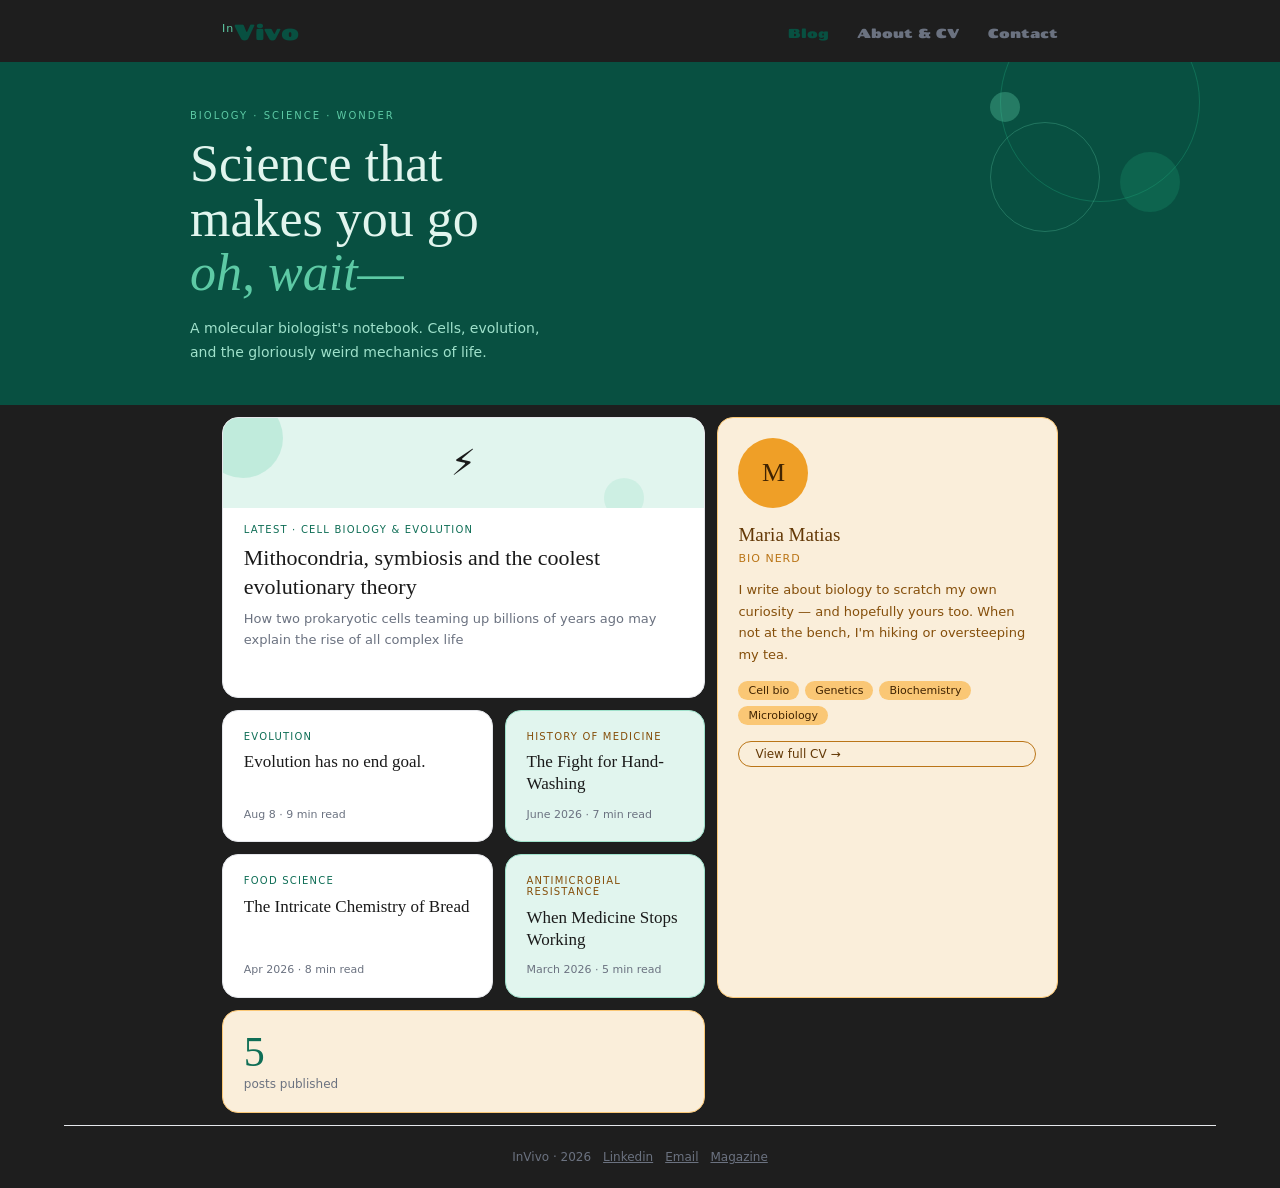
<file: index.html>
<!DOCTYPE html>
<html lang="en">
<head>
  <meta charset="UTF-8" />
  <meta name="viewport" content="width=device-width, initial-scale=1.0" />
  <title>InVivo — Biology, explained with genuine wonder</title>
  <link rel="preconnect" href="https://fonts.googleapis.com">
  <link rel="preconnect" href="https://fonts.gstatic.com" crossorigin>
  <link href="https://fonts.googleapis.com/css2?family=Chango&family=Chewy&family=Fira+Sans:ital,wght@0,100;0,200;0,300;0,400;0,500;0,600;0,700;0,800;0,900;1,100;1,200;1,300;1,400;1,500;1,600;1,700;1,800;1,900&family=Lato:ital,wght@0,100;0,300;0,400;0,700;0,900;1,100;1,300;1,400;1,700;1,900&display=swap" rel="stylesheet">
  <link rel="stylesheet" href="stylesindex.css">
</head>
<body>

  <!-- NAV -->
  <nav>
    <a href="index.html" class="logo" ><sup>In</sup>Vivo</a>
    <ul class="nav-links">
      <li><a href="index.html" class="active">Blog</a></li>
      <li><a href="about.html">About & CV</a></li>
      <li><a href="contact.html">Contact</a></li>
    </ul>
  </nav>

  <!-- HERO -->
  <div class="hero">
    <div class="hero-bubble hb1"></div>
    <div class="hero-bubble hb2"></div>
    <div class="hero-bubble hb3"></div>
    <div class="hero-bubble hb4"></div>
    <div class="hero-inner">
      <div class="hero-kicker">Biology · Science · Wonder</div>
      <h1 class="hero-title">
        Science that<br>
        makes you go<br>
        <em>oh, wait—</em>
      </h1>
      <p class="hero-sub">A molecular biologist's notebook. Cells, evolution, and the gloriously weird mechanics of life.</p>
    </div>
  </div>

  <!-- BENTO GRID -->
  <div class="bento-wrapper">
    <div class="bento">

      <!-- Featured post -->
      <article class="card g-main" onclick="location.href='mitochondria.html'" style="cursor:pointer;">
        <div class="illo">
          <div class="illo-dot" style="width:80px;height:80px;left:-20px;top:-20px;"></div>
          <div class="illo-dot" style="width:40px;height:40px;right:60px;bottom:-10px;opacity:0.3;"></div>
          <div class="illo-emoji">⚡</div>
        </div>
        <div class="card-body" style="padding-top:1rem;">
          <div class="tag">Latest · Cell Biology & Evolution</div>
          <h2 class="card-title lg">Mithocondria, symbiosis and the coolest evolutionary theory</h2>
          <p class="card-desc">How two prokaryotic cells teaming up billions of years ago may explain the rise of all complex life</p>
          <div class="card-meta">Aug 2026 · 11 min read</div>
        </div>
      </article>

      <!-- About card -->
      <aside class="card amber-bg g-tall">
        <div class="card-body">
          <div class="about-avatar">M</div>
          <div class="about-name">Maria Matias</div>
          <div class="about-role">Bio Nerd</div>
          <p class="about-bio">I write about biology to scratch my own curiosity — and hopefully yours too. When not at the bench, I'm hiking or oversteeping my tea.</p>
          <div class="about-tags">
            <span class="about-tag">Cell bio</span>
            <span class="about-tag">Genetics</span>
            <span class="about-tag">Biochemistry</span>
            <span class="about-tag">Microbiology</span>
          </div>
          <a href="about.html" class="about-cv-btn">View full CV →</a>
        </div>
      </aside>

      <!-- Small post 1 -->
      <article class="card g-sm1" onclick="location.href='evolution.html'" style="cursor:pointer;">
        <div class="card-body">
          <div class="tag">Evolution</div>
          <h2 class="card-title">Evolution has no end goal.</h2>
          <div class="card-meta">Aug 8 · 9 min read</div>
        </div>
      </article>

      <!-- Small post 2 -->
      <article class="card teal-bg g-sm2" onclick="location.href='handwashing.html'" style="cursor:pointer;">
        <div class="card-body">
          <div class="tag amber">History of Medicine</div>
          <h2 class="card-title">The Fight for Hand-Washing</h2>
          <div class="card-meta">June 2026 · 7 min read</div>
        </div>
      </article>

      <!-- Small post 3 -->
      <article class="card g-sm3" onclick="location.href='bread.html'" style="cursor:pointer;">
        <div class="card-body">
          <div class="tag">Food Science</div>
          <h2 class="card-title">The Intricate Chemistry of Bread</h2>
          <div class="card-meta">Apr 2026 · 8 min read</div>
        </div>
      </article>

      <!-- Small post 4 -->
      <article class="card teal-bg g-sm4" onclick="location.href='amr.html'" style="cursor:pointer;">
        <div class="card-body">
          <div class="tag amber">Antimicrobial Resistance</div>
          <h2 class="card-title">When Medicine Stops Working</h2>
          <div class="card-meta">March 2026 · 5 min read</div>
        </div>
      </article>

      <!-- Stat card -->
      <div class="card amber-bg g-sq">
        <div class="card-body" style="justify-content:center;">
          <div class="stat-num">5</div>
          <div class="stat-label">posts published</div>
        </div>
      </div>

    </div>
  </div>

  <footer>
    
      <p>InVivo · 2026</p>
      
      <a href="https://www.linkedin.com/in/maria-jo%C3%A3o-matias-480b58301/">Linkedin</a>
      <a href="mailto:matias.joao.maria@gmail.com">Email</a>
      <a href="https://trufflers.github.io/stem-magazine/#home">Magazine</a>
      
    
  </footer>

</body>
</html>
</file>
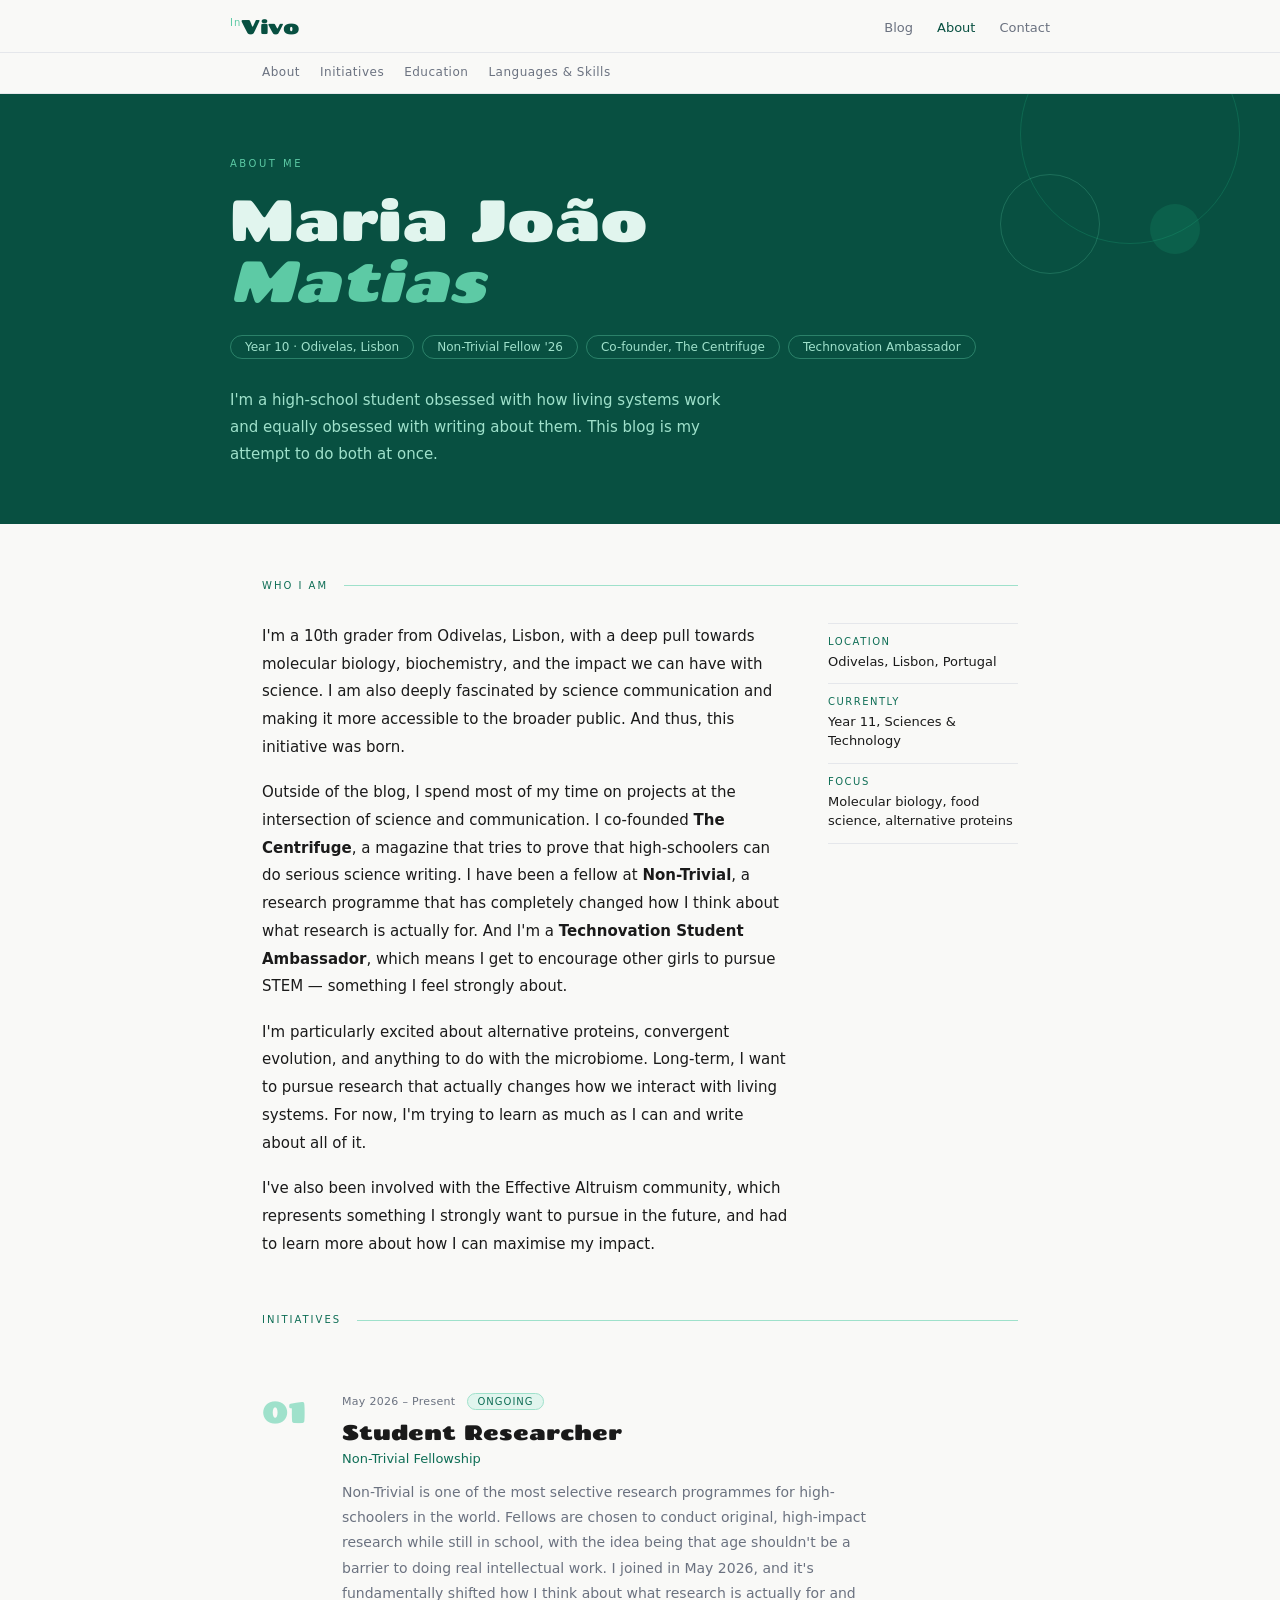
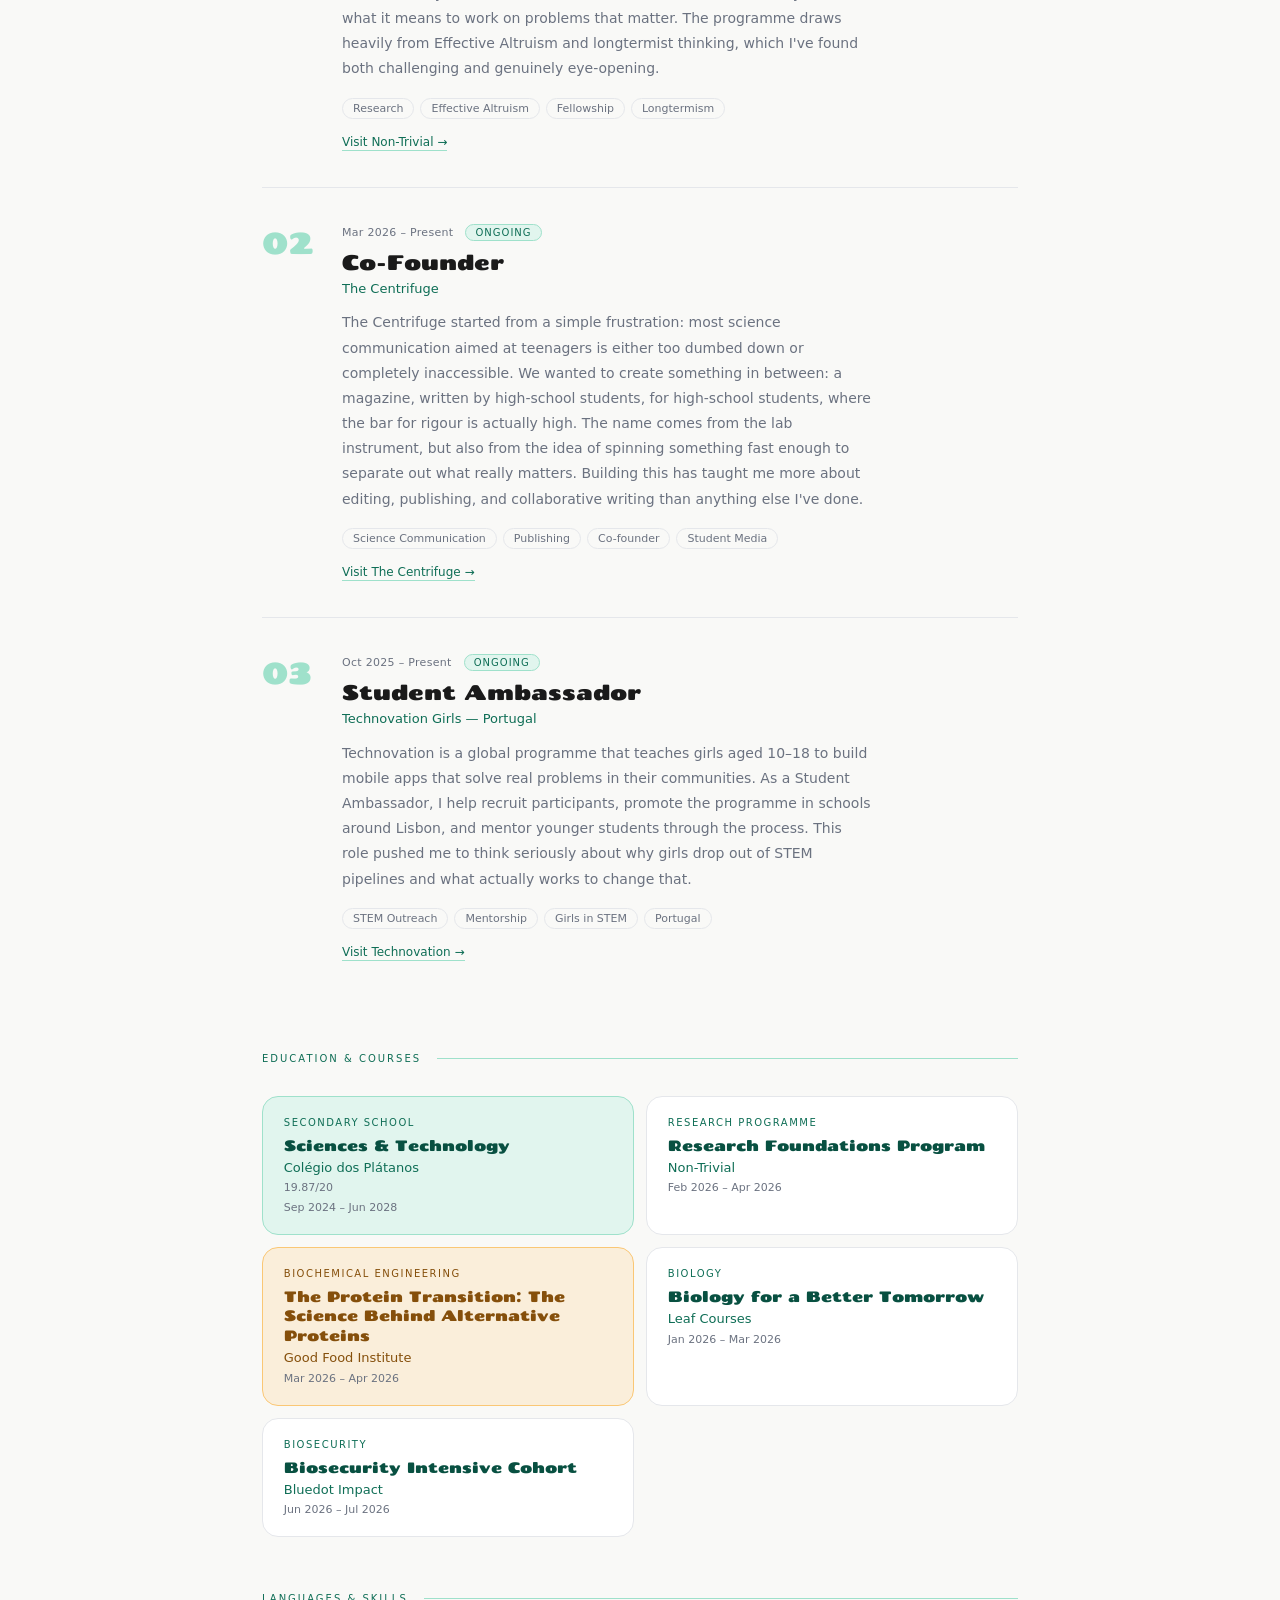
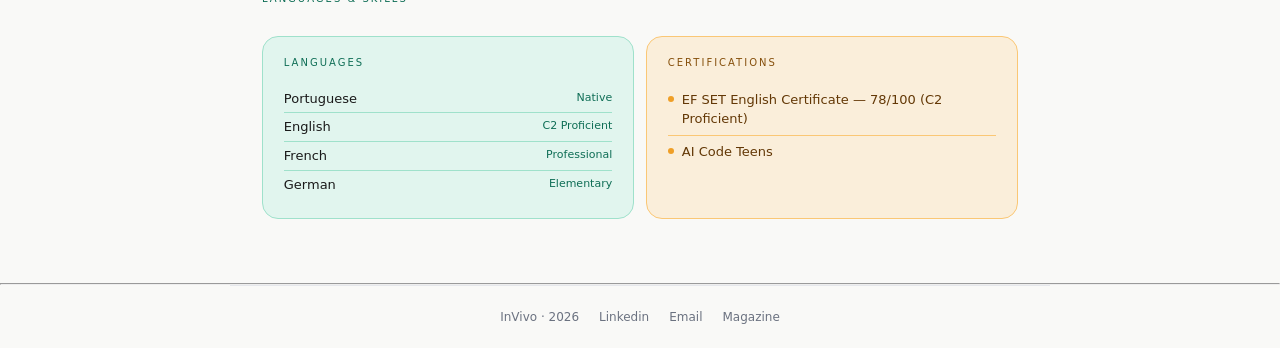
<file: about.html>
<!DOCTYPE html>
<html lang="en">
<head>
  <meta charset="UTF-8" />
  <meta name="viewport" content="width=device-width, initial-scale=1.0" />
  <title>About — InVivo</title>
  <link rel="preconnect" href="https://fonts.googleapis.com">
  <link rel="preconnect" href="https://fonts.gstatic.com" crossorigin>
  <link href="https://fonts.googleapis.com/css2?family=Chango&family=Chewy&family=Fira+Sans:ital,wght@0,100;0,200;0,300;0,400;0,500;0,600;0,700;0,800;0,900;1,100;1,200;1,300;1,400;1,500;1,600;1,700;1,800;1,900&family=Lato:ital,wght@0,100;0,300;0,400;0,700;0,900;1,100;1,300;1,400;1,700;1,900&display=swap" rel="stylesheet">
  <link rel="stylesheet" href="styles.css" />
</head>
<body>

  <nav>
    <div class="nav-inner">
      <div>
        <a href="index.html" class="logo"><sup>In</sup>Vivo</a>
      </div>
      <div>
        <ul class="nav-links">
            <li><a href="index.html">Blog</a></li>
            <li><a href="about.html" class="active">About</a></li>
            <li><a href="contact.html">Contact</a></li>
        </ul>
      </div>
    </div>
  </nav>

  <div class="anchor-nav">
    <div class="anchor-nav-inner">
      <a href="#about">About</a>
      <a href="#initiatives">Initiatives</a>
      <a href="#education">Education</a>
      <a href="#languages">Languages & Skills</a>
    </div>
  </div>

  <div class="hero">
    <div class="hb hb1"></div>
    <div class="hb hb2"></div>
    <div class="hb hb3"></div>
    <div class="hero-inner">
      <div class="hero-eyebrow">About me</div>
      <h1 class="hero-name">Maria João<br><em>Matias</em></h1>
      <div class="hero-roles">
        <span class="hero-role">Year 10 · Odivelas, Lisbon</span>
        <span class="hero-role">Non-Trivial Fellow '26</span>
        <span class="hero-role">Co-founder, The Centrifuge</span>
        <span class="hero-role">Technovation Ambassador</span>
      </div>
      <p class="hero-intro">I'm a high-school student obsessed with how living systems work and equally obsessed with writing about them. This blog is my attempt to do both at once.</p>
    </div>
  </div>

  <!-- ABOUT -->
  <div class="section" id="about">
    <div class="section-header">
      <span class="section-tag">Who I am</span>
      <div class="section-line"></div>
    </div>
    <div class="about-grid">
      <div class="about-body">
        <p>I'm a 10th grader from Odivelas, Lisbon, with a deep pull towards molecular biology, biochemistry, and the impact we can have with science. I am also deeply fascinated by science communication and making it more accessible to the broader public. And thus, this initiative was born.</p>
        <p>Outside of the blog, I spend most of my time on projects at the intersection of science and communication. I co-founded <strong>The Centrifuge</strong>, a magazine that tries to prove that high-schoolers can do serious science writing. I have been a fellow at <strong>Non-Trivial</strong>, a research programme that has completely changed how I think about what research is actually for. And I'm a <strong>Technovation Student Ambassador</strong>, which means I get to encourage other girls to pursue STEM — something I feel strongly about.</p>
        <p>I'm particularly excited about alternative proteins, convergent evolution, and anything to do with the microbiome. Long-term, I want to pursue research that actually changes how we interact with living systems. For now, I'm trying to learn as much as I can and write about all of it.</p>
        <p>I've also been involved with the Effective Altruism community, which represents something I strongly want to pursue in the future, and had to learn more about how I can maximise my impact.</p>

      </div>
      <div class="about-facts">
        <div class="fact">
          <div class="fact-label">Location</div>
          <div class="fact-value">Odivelas, Lisbon, Portugal</div>
        </div>
        <div class="fact">
          <div class="fact-label">Currently</div>
          <div class="fact-value">Year 11, Sciences & Technology</div>
        </div>
        <div class="fact">
          <div class="fact-label">Focus</div>
          <div class="fact-value">Molecular biology, food science, alternative proteins</div>
        </div>
      </div>
    </div>
  </div>

  <!-- INITIATIVES -->
  <div class="section" id="initiatives">
    <div class="section-header">
      <span class="section-tag">Initiatives</span>
      <div class="section-line"></div>
    </div>
    <div class="initiatives">

      <div class="initiative">
        <div class="init-num">01</div>
        <div class="init-body">
          <div class="init-meta">
            <span class="init-date">May 2026 – Present</span>
            <span class="init-status ongoing">Ongoing</span>
          </div>
          <div class="init-title">Student Researcher</div>
          <div class="init-org">Non-Trivial Fellowship</div>
          <div class="init-desc">Non-Trivial is one of the most selective research programmes for high-schoolers in the world. Fellows are chosen to conduct original, high-impact research while still in school, with the idea being that age shouldn't be a barrier to doing real intellectual work. I joined in May 2026, and it's fundamentally shifted how I think about what research is actually for and what it means to work on problems that matter. The programme draws heavily from Effective Altruism and longtermist thinking, which I've found both challenging and genuinely eye-opening.</div>
          <div class="init-tags">
            <span class="init-tag">Research</span>
            <span class="init-tag">Effective Altruism</span>
            <span class="init-tag">Fellowship</span>
            <span class="init-tag">Longtermism</span>
          </div>
          <a href="https://www.non-trivial.org/" target="_blank" class="init-link">Visit Non-Trivial →</a>
        </div>
      </div>

      <div class="initiative">
        <div class="init-num">02</div>
        <div class="init-body">
          <div class="init-meta">
            <span class="init-date">Mar 2026 – Present</span>
            <span class="init-status ongoing">Ongoing</span>
          </div>
          <div class="init-title">Co-Founder</div>
          <div class="init-org">The Centrifuge</div>
          <div class="init-desc">The Centrifuge started from a simple frustration: most science communication aimed at teenagers is either too dumbed down or completely inaccessible. We wanted to create something in between: a magazine, written by high-school students, for high-school students, where the bar for rigour is actually high. The name comes from the lab instrument, but also from the idea of spinning something fast enough to separate out what really matters. Building this has taught me more about editing, publishing, and collaborative writing than anything else I've done.</div>
          <div class="init-tags">
            <span class="init-tag">Science Communication</span>
            <span class="init-tag">Publishing</span>
            <span class="init-tag">Co-founder</span>
            <span class="init-tag">Student Media</span>
          </div>
          <a href="https://trufflers.github.io/stem-magazine/#home" target="_blank" class="init-link">Visit The Centrifuge →</a>
        </div>
      </div>

      <div class="initiative">
        <div class="init-num">03</div>
        <div class="init-body">
          <div class="init-meta">
            <span class="init-date">Oct 2025 – Present</span>
            <span class="init-status ongoing">Ongoing</span>
          </div>
          <div class="init-title">Student Ambassador</div>
          <div class="init-org">Technovation Girls — Portugal</div>
          <div class="init-desc">Technovation is a global programme that teaches girls aged 10–18 to build mobile apps that solve real problems in their communities. As a Student Ambassador, I help recruit participants, promote the programme in schools around Lisbon, and mentor younger students through the process. This role pushed me to think seriously about why girls drop out of STEM pipelines and what actually works to change that.</div>
          <div class="init-tags">
            <span class="init-tag">STEM Outreach</span>
            <span class="init-tag">Mentorship</span>
            <span class="init-tag">Girls in STEM</span>
            <span class="init-tag">Portugal</span>
          </div>
          <a href="https://technovationchallenge.org" target="_blank" class="init-link">Visit Technovation →</a>
        </div>
      </div>

    </div>
  </div>

  <!-- EDUCATION -->
  <div class="section" id="education">
    <div class="section-header">
      <span class="section-tag">Education & Courses</span>
      <div class="section-line"></div>
    </div>
    <div class="edu-grid">
      <div class="edu-card teal">
        <a href="www.colegiodosplatanos.pt">
          <div class="edu-type">Secondary School</div>
          <div class="edu-title">Sciences & Technology</div>
          <div class="edu-org">Colégio dos Plátanos</div>
          <div class="edu-date">19.87/20</div>
          <div class="edu-date">Sep 2024 – Jun 2028</div>
        </a>
      </div>
      <div class="edu-card">
        <a href="www.non-trivial.org">
        <div class="edu-type">Research Programme</div>
        <div class="edu-title">Research Foundations Program</div>
        <div class="edu-org">Non-Trivial</div>
        <div class="edu-date">Feb 2026 – Apr 2026</div>
        </a>
      </div>
      <div class="edu-card amber">
        <a href="https://gfi.org">
          <div class="edu-type">Biochemical Engineering</div>
          <div class="edu-title" style="color: #854F0B;">The Protein Transition: The Science Behind Alternative Proteins</div>
          <div class="edu-org">Good Food Institute</div>
          <div class="edu-date">Mar 2026 – Apr 2026</div>
        </a>
      </div>
      <div class="edu-card">
        <a href="https://leaf.courses">
          <div class="edu-type">Biology</div>
          <div class="edu-title">Biology for a Better Tomorrow</div>
          <div class="edu-org">Leaf Courses</div>
          <div class="edu-date">Jan 2026 – Mar 2026</div>
        </a>
      </div>
      <div class="edu-card">
        <a href="https://bluedot.org/courses/biosecurity">
          <div class="edu-type">Biosecurity</div>
          <div class="edu-title">Biosecurity Intensive Cohort</div>
          <div class="edu-org">Bluedot Impact</div>
          <div class="edu-date">Jun 2026 – Jul 2026</div>
        </a>
      </div>
    </div>
  </div>

  <!-- LANGUAGES & SKILLS -->
  <div class="section" id="languages">
    <div class="section-header">
      <span class="section-tag">Languages & Skills</span>
      <div class="section-line"></div>
    </div>
    <div class="two-col">
      <div class="strip teal">
        <div class="strip-label">Languages</div>
        <div class="lang-row"><span>Portuguese</span><span class="lang-level">Native</span></div>
        <div class="lang-row"><span>English</span><span class="lang-level">C2 Proficient</span></div>
        <div class="lang-row"><span>French</span><span class="lang-level">Professional</span></div>
        <div class="lang-row"><span>German</span><span class="lang-level">Elementary</span></div>
      </div>
      <div class="strip amber">
        <div class="strip-label">Certifications</div>
        <div class="cert-row"><div class="cert-dot"></div><span>EF SET English Certificate — 78/100 (C2 Proficient)</span></div>
        <div class="cert-row"><div class="cert-dot"></div><span>AI Code Teens</span></div>
      </div>
    </div>
  </div>

  <hr>
  <footer>
    <p>InVivo · 2026</p>
      <a href="https://www.linkedin.com/in/maria-jo%C3%A3o-matias-480b58301/" target="_blank">Linkedin</a>
      <a href="mailto:matias.joao.maria@gmail.com">Email</a>
      <a href="https://trufflers.github.io/stem-magazine/#home">Magazine</a>
  </footer>

</body>
</html>
</file>
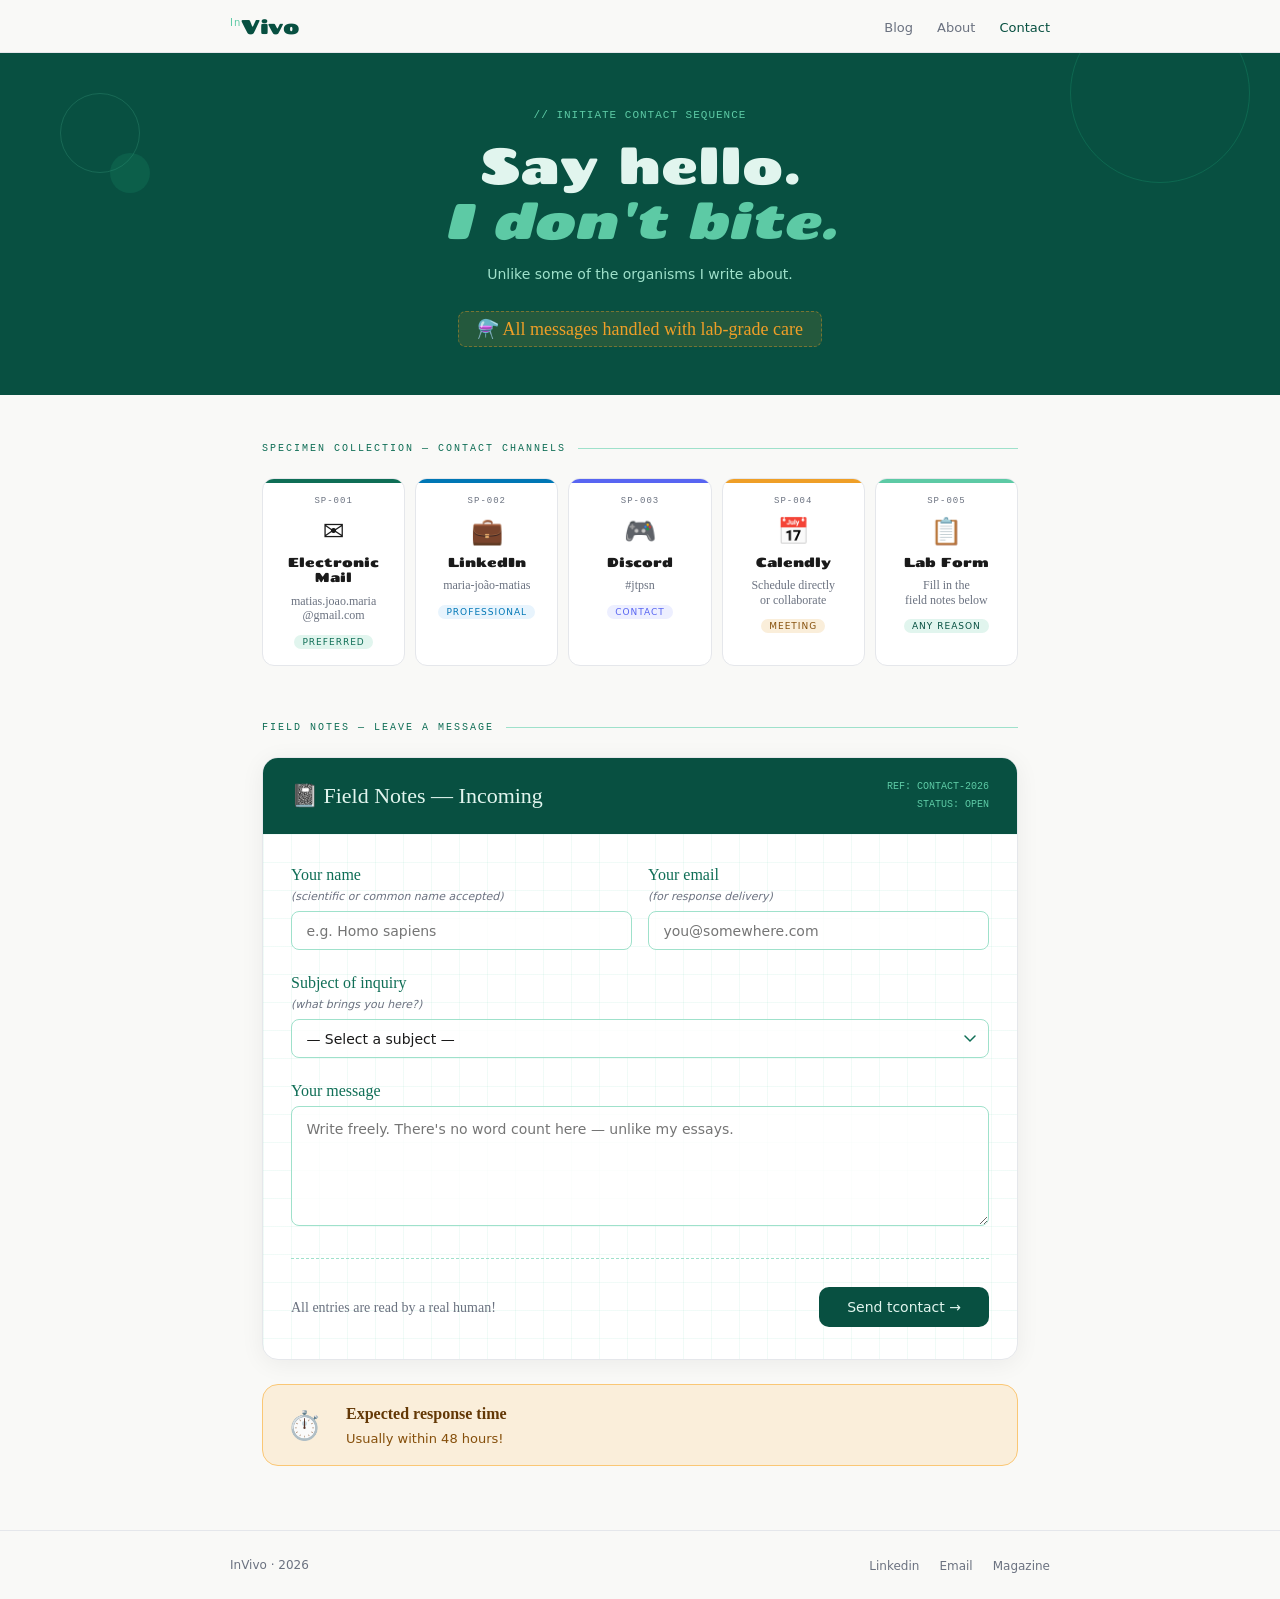
<file: contact.html>
<!DOCTYPE html>
<html lang="en">
<head>
  <meta charset="UTF-8" />
  <meta name="viewport" content="width=device-width, initial-scale=1.0" />
  <title>Contact — In Vivo</title>
  <link rel="preconnect" href="https://fonts.googleapis.com">
  <link rel="preconnect" href="https://fonts.gstatic.com" crossorigin>
  <link href="https://fonts.googleapis.com/css2?family=Chango&family=Chewy&family=Fira+Sans:ital,wght@0,100;0,200;0,300;0,400;0,500;0,600;0,700;0,800;0,900;1,100;1,200;1,300;1,400;1,500;1,600;1,700;1,800;1,900&family=Lato:ital,wght@0,100;0,300;0,400;0,700;0,900;1,100;1,300;1,400;1,700;1,900&display=swap" rel="stylesheet">
  <link rel="stylesheet" href="stylescontact.css">
</head>
<body>

  <nav>
    <div class="nav-inner">
      <a href="index.html" class="logo"><sup>In</sup>Vivo</a>
      <ul class="nav-links">
        <li><a href="index.html">Blog</a></li>
        <li><a href="about.html">About</a></li>
        <li><a href="contact.html" class="active">Contact</a></li>
      </ul>
    </div>
  </nav>

  <!-- HERO -->
  <div class="hero">
    <div class="hb hb1"></div>
    <div class="hb hb2"></div>
    <div class="hb hb3"></div>
    <div class="hero-inner">
      <div class="hero-eyebrow">// INITIATE CONTACT SEQUENCE</div>
      <h1 class="hero-title">Say hello.<br><em>I don't bite.</em></h1>
      <p class="hero-sub">Unlike some of the organisms I write about.</p>
      <div class="hero-badge">⚗️ All messages handled with lab-grade care</div>
    </div>
  </div>

  <div class="page">

    <!-- SPECIMEN COLLECTION -->
    <div class="collection-label">
      <span>Specimen Collection — Contact Channels</span>
    </div>

    <div class="specimens">

      <a href="mailto:matias.joao.maria@gmail.com" class="specimen email">
        <div class="specimen-num">SP-001</div>
        <div class="specimen-icon">✉️</div>
        <div class="specimen-name">Electronic Mail</div>
        <div class="specimen-latin">matias.joao.maria<br>@gmail.com</div>
        <span class="specimen-tag">Preferred</span>
      </a>

      <a href="https://www.linkedin.com/in/maria-joão-matias-480b58301" target="_blank" class="specimen linkedin">
        <div class="specimen-num">SP-002</div>
        <div class="specimen-icon">💼</div>
        <div class="specimen-name">LinkedIn</div>
        <div class="specimen-latin">maria-joão-matias</div>
        <span class="specimen-tag">Professional</span>
      </a>

      <a href="" target="_blank" class="specimen discord">
        <div class="specimen-num">SP-003</div>
        <div class="specimen-icon">🎮</div>
        <div class="specimen-name">Discord</div>
        <div class="specimen-latin">#jtpsn</div>
        <span class="specimen-tag">Contact</span>
      </a>

      <a href="https://trufflers.github.io/stem-magazine/" target="_blank" class="specimen magazine">
        <div class="specimen-num">SP-004</div>
        <div class="specimen-icon">📅</div>
        <div class="specimen-name">Calendly</div>
        <div class="specimen-latin">Schedule directly<br>or collaborate</div>
        <span class="specimen-tag">Meeting</span>
      </a>

      <a href="#form" class="specimen form">
        <div class="specimen-num">SP-005</div>
        <div class="specimen-icon">📋</div>
        <div class="specimen-name">Lab Form</div>
        <div class="specimen-latin">Fill in the<br>field notes below</div>
        <span class="specimen-tag">Any reason</span>
      </a>

    </div>

    <!-- LAB NOTEBOOK FORM -->
    <div class="collection-label" id="form">
      <span>Field Notes — Leave a Message</span>
    </div>

    <div class="notebook">
      <div class="notebook-header">
        <div class="notebook-title">📓 Field Notes — Incoming</div>
        <div class="notebook-meta">
          REF: CONTACT-2026<br>
          STATUS: OPEN
        </div>
      </div>

      <div class="notebook-body" id="form-body">
        <form id="contact-form" action="https://formspree.io/f/YOUR_FORM_ID" method="POST">

          <div class="form-row two">
            <div>
              <label class="field-label" for="name">Your name</label>
              <span class="field-sublabel">(scientific or common name accepted)</span>
              <input type="text" id="name" name="name" placeholder="e.g. Homo sapiens" required />
            </div>
            <div>
              <label class="field-label" for="email">Your email</label>
              <span class="field-sublabel">(for response delivery)</span>
              <input type="email" id="email" name="email" placeholder="you@somewhere.com" required />
            </div>
          </div>

          <div class="form-row">
            <label class="field-label" for="subject">Subject of inquiry</label>
            <span class="field-sublabel">(what brings you here?)</span>
            <select id="subject" name="subject">
              <option value="">— Select a subject —</option>
              <option value="collab">🤝 Collaboration or project</option>
              <option value="blog">📝 Something I wrote</option>
              <option value="research">🔬 Research / science chat</option>
              <option value="just-hello">👋 Just saying hello</option>
              <option value="other">🧬 Other (field notes below)</option>
            </select>
          </div>

          <div class="form-row">
            <label class="field-label" for="message">Your message</label>
            <textarea id="message" name="message" placeholder="Write freely. There's no word count here — unlike my essays." required></textarea>
          </div>

          <hr class="form-divider" />

          <div class="form-footer">
            <div class="form-note">All entries are read by a real human!</div>
            <button type="submit" class="submit-btn">
              Send tcontact →
            </button>
          </div>

        </form>
      </div>

      <div class="success-msg" id="success-msg">
        <div class="success-icon">🧪</div>
        <div class="success-title">Sample received!</div>
        <div class="success-note">Your message is now incubating.<br>I'll get back to you shortly.</div>
      </div>
    </div>

    <!-- RESPONSE TIME -->
    <div class="response-strip">
      <div class="response-icon">⏱️</div>
      <div class="response-text">
        <strong>Expected response time</strong>
        Usually within 48 hours! 
      </div>
    </div>

  </div>

  <footer>
    <div class="footer-inner">
      <p>InVivo · 2026</p>
      <ul class="footer-links">
        <li><a href="#">Linkedin</a></li>
        <li><a href="#">Email</a></li>
        <li><a href="#">Magazine</a></li>
      </ul>
    </div>
  </footer>

  <script>
    const form = document.getElementById('contact-form');
    const formBody = document.getElementById('form-body');
    const successMsg = document.getElementById('success-msg');

    // For demo: intercept submit and show success state
    // In production, remove this and let Formspree handle it
    form.addEventListener('submit', function(e) {
      e.preventDefault();
      formBody.classList.add('hide');
      successMsg.classList.add('show');
    });
  </script>

</body>
</html>
</file>
<file: stylesindex.css>
*, *::before, *::after { box-sizing: border-box; margin: 0; padding: 0; }
 
    :root {
      --teal-dark:   #085041;
      --teal-mid:    #0F6E56;
      --teal-light:  #E1F5EE;
      --teal-border: #9FE1CB;
      --teal-bright: #5DCAA5;
      --amber-bg:    #FAEEDA;
      --amber-border:#FAC775;
      --amber-dark:  #633806;
      --amber-mid:   #854F0B;
      --amber-circle:#EF9F27;
      --text:        #1a1a1a;
      --text-muted:  #6b7280;
      --border:      #e5e7eb;
      --card-bg:     #ffffff;
      --body-bg:     #1e1e1e;
      --title: 'Chango';
      --serif: 'Lora', Georgia, serif;
      --sans:  'DM Sans', system-ui, sans-serif;
      --radius: 16px;
    }
 
    body {
      font-family: var(--sans);
      background: var(--body-bg);
      color: var(--text);
      min-height: 100vh;
    }
 
    /* ── NAV ── */
    nav {
      display: flex;
      align-items: center;
      justify-content: space-between;
      padding: 1.1rem 2rem;
      max-width: 900px;
      margin: 0 auto;
      font-family: 'Chango';
    }
 
    .logo {
      font-size: 22px;
      font-weight: 500;
      color: var(--teal-dark);
      letter-spacing: -0.5px;
      text-decoration: none;
    }
 
    .logo sup {
      font-size: 11px;
      color: var(--teal-bright);
      vertical-align: super;
      font-family: var(--sans);
      letter-spacing: 1px;
    }
 
    .nav-links {
      display: flex;
      gap: 1.75rem;
      list-style: none;
    }
 
    .nav-links a {
      font-size: 13px;
      color: var(--text-muted);
      text-decoration: none;
      transition: color 0.2s;
    }
 
    .nav-links a:hover { color: var(--teal-dark); }
    .nav-links a.active { color: var(--teal-dark); font-weight: 500; }
 
    /* ── HERO ── */
    .hero {
      background: var(--teal-dark);
      padding: 3rem 2rem 2.5rem;
      position: relative;
      overflow: hidden;
    }
 
    .hero-inner {
      max-width: 900px;
      margin: 0 auto;
      position: relative;
      z-index: 1;
    }
 
    .hero-kicker {
      font-size: 10px;
      letter-spacing: 2px;
      text-transform: uppercase;
      color: var(--teal-bright);
      margin-bottom: 1rem;
    }
 
    .hero-title {
      font-family: var(--serif);
      font-size: clamp(36px, 5vw, 52px);
      font-weight: 500;
      line-height: 1.05;
      color: var(--teal-light);
      max-width: 560px;
    }
 
    .hero-title em {
      color: var(--teal-bright);
      font-style: italic;
    }
 
    .hero-sub {
      font-size: 14px;
      color: var(--teal-border);
      margin-top: 1rem;
      max-width: 380px;
      line-height: 1.7;
    }
 
    /* Decorative bubbles */
    .hero-bubble {
      position: absolute;
      border-radius: 50%;
      pointer-events: none;
    }
 
    .hb1 { width: 200px; height: 200px; border: 1.5px solid #1D9E75; right: 80px; top: -60px; opacity: 0.4; }
    .hb2 { width: 110px; height: 110px; border: 1.5px solid var(--teal-bright); right: 180px; top: 60px; opacity: 0.3; }
    .hb3 { width: 60px; height: 60px; background: #1D9E75; right: 100px; top: 90px; opacity: 0.25; }
    .hb4 { width: 30px; height: 30px; background: var(--teal-bright); right: 260px; top: 30px; opacity: 0.35; }
 
    /* ── BENTO GRID ── */
    .bento-wrapper {
      max-width: 900px;
      margin: 0 auto;
      padding: 12px 2rem 0;
    }
 
    .bento {
      display: grid;
      grid-template-columns: repeat(12, minmax(0, 1fr));
      gap: 12px;
    }
 
    /* Card base */
    .card {
      border-radius: var(--radius);
      overflow: hidden;
      border: 0.5px solid var(--border);
      background: var(--card-bg);
      transition: transform 0.2s, box-shadow 0.2s;
      cursor: pointer;
    }
 
    .card:hover {
      transform: translateY(-2px);
      box-shadow: 0 6px 24px rgba(8, 80, 65, 0.1);
    }
 
    .card.teal-bg  { background: var(--teal-light); border-color: var(--teal-border); }
    .card.amber-bg { background: var(--amber-bg);   border-color: var(--amber-border); }
    .card.dark-bg  { background: var(--teal-dark);  border-color: var(--teal-mid); }
 
    /* Grid placements */
    .g-main  { grid-column: 1 / 8;  grid-row: 1; }
    .g-tall  { grid-column: 8 / 13; grid-row: 1 / 4; }
    .g-sm1   { grid-column: 1 / 5;  grid-row: 2; }
    .g-sm2   { grid-column: 5 / 8;  grid-row: 2; }
    .g-sm3   { grid-column: 1 / 5;  grid-row: 3; }
    .g-sm4   { grid-column: 5 / 8;  grid-row: 3; }
    .g-sq    { grid-column: 1 / 8;  grid-row: 4; }
 
    /* Card internals */
    .card-body {
      padding: 1.25rem 1.3rem 1.3rem;
      height: 100%;
      display: flex;
      flex-direction: column;
    }
 
    .tag {
      font-size: 10px;
      letter-spacing: 1.2px;
      text-transform: uppercase;
      font-weight: 500;
      color: var(--teal-mid);
      margin-bottom: 0.6rem;
    }
 
    .tag.amber { color: var(--amber-mid); }
    .tag.light { color: var(--teal-bright); }
 
    .card-title {
      font-family: var(--serif);
      font-size: 17px;
      font-weight: 500;
      line-height: 1.3;
      color: var(--text);
    }
 
    .card-title.lg    { font-size: 22px; }
    .card-title.light { color: var(--teal-light); }
    .card-title.sm    { font-size: 14px; }
 
    .card-desc {
      font-size: 13px;
      color: var(--text-muted);
      margin-top: 0.5rem;
      line-height: 1.6;
    }
 
    .card-meta {
      font-size: 11px;
      color: var(--text-muted);
      margin-top: auto;
      padding-top: 0.75rem;
    }
 
    .card-meta.light { color: var(--teal-border); }
 
    /* Illustration strip */
    .illo {
      display: flex;
      align-items: center;
      justify-content: center;
      background: var(--teal-light);
      height: 90px;
      position: relative;
      overflow: hidden;
    }
 
    .illo-emoji {
      font-size: 36px;
      position: relative;
      z-index: 1;
    }
 
    .illo-dot {
      position: absolute;
      border-radius: 50%;
      background: var(--teal-border);
      opacity: 0.5;
    }
 
    /* About / tall card */
    .about-avatar {
      width: 70px;
      height: 70px;
      border-radius: 50%;
      background: var(--amber-circle);
      display: flex;
      align-items: center;
      justify-content: center;
      font-family: var(--serif);
      font-size: 26px;
      color: #412402;
      margin-bottom: 1rem;
      flex-shrink: 0;
    }
 
    .about-name {
      font-family: var(--serif);
      font-size: 19px;
      font-weight: 500;
      color: var(--amber-dark);
      margin-bottom: 0.4rem;
    }
 
    .about-role {
      font-size: 11px;
      letter-spacing: 1px;
      text-transform: uppercase;
      color: #BA7517;
      margin-bottom: 0.9rem;
    }
 
    .about-bio {
      font-size: 13px;
      color: var(--amber-mid);
      line-height: 1.65;
    }
 
    .about-tags {
      display: flex;
      flex-wrap: wrap;
      gap: 6px;
      margin-top: 1rem;
    }
 
    .about-tag {
      font-size: 11px;
      background: var(--amber-border);
      color: #412402;
      border-radius: 20px;
      padding: 3px 10px;
    }
 
    .about-cv-btn {
      display: inline-block;
      margin-top: 1rem;
      font-size: 12px;
      border: 0.5px solid #BA7517;
      border-radius: 20px;
      padding: 5px 16px;
      color: var(--amber-dark);
      text-decoration: none;
      transition: background 0.2s;
    }
 
    .about-cv-btn:hover { background: var(--amber-border); }
 
    /* Wide dark card */
    .wide-inner {
      display: grid;
      grid-template-columns: 1fr 1fr;
      height: 100%;
    }
 
    .wide-left {
      padding: 1.25rem 1.3rem;
      display: flex;
      flex-direction: column;
    }
 
    .wide-right {
      background: var(--teal-dark);
      display: flex;
      align-items: center;
      justify-content: center;
      position: relative;
      overflow: hidden;
    }
 
    .wr-bubble {
      position: absolute;
      border-radius: 50%;
      border: 1.5px solid #1D9E75;
      opacity: 0.4;
    }
 
    /* Stat card */
    .stat-num {
      font-family: var(--serif);
      font-size: 42px;
      font-weight: 500;
      color: var(--teal-mid);
      line-height: 1;
    }
 
    .stat-label {
      font-size: 12px;
      color: var(--text-muted);
      margin-top: 0.25rem;
    }
 
    /* ── FOOTER ── */
    footer {
      display: flex;
      justify-content: center;
      align-items: center;
      padding: 1.5rem 2rem;
      margin-top: 12px;
      max-width: 90%;
      margin-left: auto;
      margin-right: auto;
      border-top: 0.5px solid var(--border);
      
      display: flex;
      flex-direction: row;
      gap: 12px;
    }
 
    footer p { font-size: 12px; color: var(--text-muted); }
    
 
    footer a {
      font-size: 12px;
      color: var(--text-muted);
    }
 
    footer a:hover { color: var(--teal-mid); }
 
    /* ── RESPONSIVE ── */
    @media (max-width: 720px) {
      nav { padding: 1rem 1.25rem; }
      .nav-links { gap: 1rem; }
      .bento-wrapper { padding: 12px 1.25rem 0; }
 
      .bento {
        grid-template-columns: repeat(2, minmax(0, 1fr));
      }
 
      .g-main, .g-tall, .g-sm1, .g-sm2, .g-sm3, .g-sm4, .g-sq {
        grid-column: auto;
        grid-row: auto;
      }
 
      .g-main  { grid-column: 1 / -1; }
      .g-tall  { grid-column: 1 / -1; }
    }
 
    @media (max-width: 480px) {
      .bento { grid-template-columns: 1fr; }
      .g-main, .g-sm1, .g-sm2, .g-sm3, .g-sm4, .g-sq { grid-column: 1 / -1; }
      .hero-title { font-size: 32px; }
      .hb1, .hb2, .hb3, .hb4 { display: none; }
    }

    img{
      padding-left: 20%;
      padding-right: 20%;
      width: 60%;
      height: fit-content;
    }
</file>
<file: styles.css>
*, *::before, *::after { box-sizing: border-box; margin: 0; padding: 0; }
 
    :root {
      --teal-dark:   #085041;
      --teal-mid:    #0F6E56;
      --teal-light:  #E1F5EE;
      --teal-border: #9FE1CB;
      --teal-bright: #5DCAA5;
      --amber-bg:    #FAEEDA;
      --amber-border:#FAC775;
      --amber-dark:  #633806;
      --amber-mid:   #854F0B;
      --amber-circle:#EF9F27;
      --text:        #1a1a1a;
      --text-muted:  #6b7280;
      --border:      #e5e7eb;
      --card-bg:     #ffffff;
      --body-bg:     #f9f9f7;
      --serif: 'Chango', Georgia, serif;
      --sans:  'DM Sans', system-ui, sans-serif;
      --radius: 16px;
      --max: 820px;
    }
 
    html { scroll-behavior: smooth; }
 
    body {
      font-family: var(--sans);
      background: var(--body-bg);
      color: var(--text);
    }
 
    /* NAV */
    nav {
      position: sticky;
      top: 0;
      z-index: 100;
      background: rgba(249,249,247,0.92);
      backdrop-filter: blur(10px);
      border-bottom: 0.5px solid var(--border);
      padding: 0 2rem;
    }
 
    .nav-inner {
      max-width: var(--max);
      margin: 0 auto;
      display: flex;
      align-items: center;
      justify-content: space-between;
      height: 52px;
    }
 
    .logo { font-family: var(--serif); font-size: 20px; font-weight: 500; color: var(--teal-dark); text-decoration: none; letter-spacing: -0.4px; }
    .logo sup { font-size: 10px; color: var(--teal-bright); vertical-align: super; font-family: var(--sans); letter-spacing: 1px; }
    .nav-links { display: flex; gap: 1.5rem; list-style: none; }
    .nav-links a { font-size: 13px; color: var(--text-muted); text-decoration: none; transition: color 0.15s; }
    .nav-links a:hover { color: var(--teal-dark); }
    .nav-links a.active { color: var(--teal-dark); font-weight: 500; }
 
    /* ANCHOR NAV */
    .anchor-nav {
      background: var(--body-bg);
      border-bottom: 0.5px solid var(--border);
    }
 
    .anchor-nav-inner {
      max-width: var(--max);
      margin: 0 auto;
      padding: 0 2rem;
      display: flex;
      gap: 1.25rem;
      overflow-x: auto;
    }
 
    .anchor-nav a {
      font-size: 12px;
      letter-spacing: 0.5px;
      color: var(--text-muted);
      text-decoration: none;
      padding: 0.75rem 0;
      border-bottom: 2px solid transparent;
      white-space: nowrap;
      transition: color 0.15s, border-color 0.15s;
    }
 
    .anchor-nav a:hover { color: var(--teal-dark); border-bottom-color: var(--teal-border); }
 
    /* HERO */
    .hero {
      background: var(--teal-dark);
      padding: 4rem 2rem 3.5rem;
      position: relative;
      overflow: hidden;
    }
 
    .hero-inner { max-width: var(--max); margin: 0 auto; position: relative; z-index: 1; }
 
    .hero-eyebrow { font-size: 10px; letter-spacing: 2.5px; text-transform: uppercase; color: var(--teal-bright); margin-bottom: 1.25rem; }
 
    .hero-name { font-family: var(--serif); font-size: clamp(38px, 6vw, 58px); font-weight: 500; color: var(--teal-light); line-height: 1.05; letter-spacing: -1px; }
    .hero-name em { font-style: italic; color: var(--teal-bright); }
 
    .hero-roles { display: flex; flex-wrap: wrap; gap: 8px; margin-top: 1.5rem; }
    .hero-role { font-size: 12px; border: 0.5px solid rgba(95,202,165,0.4); border-radius: 20px; padding: 4px 14px; color: var(--teal-border); }
 
    .hero-intro { margin-top: 1.75rem; font-size: 15px; color: var(--teal-border); max-width: 520px; line-height: 1.8; }
 
    .hb { position: absolute; border-radius: 50%; pointer-events: none; }
    .hb1 { width: 220px; height: 220px; border: 1.5px solid #1D9E75; right: 40px; top: -70px; opacity: 0.3; }
    .hb2 { width: 100px; height: 100px; border: 1.5px solid var(--teal-bright); right: 180px; top: 80px; opacity: 0.25; }
    .hb3 { width: 50px; height: 50px; background: #1D9E75; right: 80px; top: 110px; opacity: 0.2; }
 
    /* SECTION */
    .section { max-width: var(--max); margin: 0 auto; padding: 3.5rem 2rem 0; }
    .section:last-of-type { padding-bottom: 4rem; }
 
    .section-header { display: flex; align-items: center; gap: 1rem; margin-bottom: 2rem; }
    .section-tag { font-size: 10px; letter-spacing: 2px; text-transform: uppercase; color: var(--teal-mid); font-weight: 500; }
    .section-line { flex: 1; height: 0.5px; background: var(--teal-border); }
 
    /* ABOUT */
    .about-grid { display: grid; grid-template-columns: 1fr 190px; gap: 2.5rem; align-items: start; }
    .about-body p { font-size: 15px; line-height: 1.85; }
    .about-body p + p { margin-top: 1.1rem; }
 
    .about-facts { display: flex; flex-direction: column; }
    .fact { padding: 0.75rem 0; border-bottom: 0.5px solid var(--border); }
    .fact:first-child { border-top: 0.5px solid var(--border); }
    .fact-label { font-size: 10px; letter-spacing: 1.5px; text-transform: uppercase; color: var(--teal-mid); margin-bottom: 0.3rem; }
    .fact-value { font-size: 13px; line-height: 1.5; }
 
    /* INITIATIVES */
    .initiatives { display: flex; flex-direction: column; }
 
    .initiative { display: grid; grid-template-columns: 56px 1fr; gap: 0 1.5rem; padding: 2.25rem 0; border-bottom: 0.5px solid var(--border); }
    .initiative:last-child { border-bottom: none; }
 
    .init-num { font-family: var(--serif); font-size: 30px; font-weight: 500; color: var(--teal-border); line-height: 1; padding-top: 3px; }
 
    .init-meta { display: flex; align-items: center; gap: 0.75rem; margin-bottom: 0.6rem; flex-wrap: wrap; }
    .init-date { font-size: 11px; color: var(--text-muted); letter-spacing: 0.3px; }
 
    .init-status { font-size: 10px; letter-spacing: 1px; text-transform: uppercase; padding: 2px 9px; border-radius: 20px; }
    .init-status.ongoing { background: var(--teal-light); color: var(--teal-mid); border: 0.5px solid var(--teal-border); }
    .init-status.past    { background: var(--border); color: var(--text-muted); }
 
    .init-title { font-family: var(--serif); font-size: 21px; font-weight: 500; line-height: 1.2; margin-bottom: 0.35rem; }
    .init-org   { font-size: 13px; color: var(--teal-mid); font-weight: 500; margin-bottom: 0.9rem; }
    .init-desc  { font-size: 14px; color: var(--text-muted); line-height: 1.8; max-width: 530px; }
 
    .init-tags { display: flex; flex-wrap: wrap; gap: 6px; margin-top: 1rem; }
    .init-tag  { font-size: 11px; background: var(--body-bg); border: 0.5px solid var(--border); border-radius: 20px; padding: 3px 10px; color: var(--text-muted); }
 
    .init-link { display: inline-block; margin-top: 1rem; font-size: 12px; color: var(--teal-mid); text-decoration: none; border-bottom: 1px solid var(--teal-border); padding-bottom: 1px; transition: color 0.15s, border-color 0.15s; }
    .init-link:hover { color: var(--teal-dark); border-color: var(--teal-mid); }
 
    /* EDUCATION */
    .edu-grid { display: grid; grid-template-columns: 1fr 1fr; gap: 12px; }
 
    .edu-card { background: var(--card-bg); border: 0.5px solid var(--border); border-radius: var(--radius); padding: 1.25rem 1.3rem; transition: box-shadow 0.2s; }
    .edu-card:hover { box-shadow: 0 4px 20px rgba(8,80,65,0.08); }
    .edu-card.teal  { background: var(--teal-light); border-color: var(--teal-border); }
    .edu-card.amber { background: var(--amber-bg);   border-color: var(--amber-border); }
 
    .edu-type  { font-size: 10px; letter-spacing: 1.5px; text-transform: uppercase; color: var(--teal-mid); margin-bottom: 0.5rem; }
    .edu-card.amber .edu-type { color: var(--amber-mid); }
    .edu-title { font-family: var(--serif); font-size: 15px; font-weight: 500; line-height: 1.3; margin-bottom: 0.3rem; }
    .edu-org   { font-size: 13px; color: var(--teal-mid); }
    .edu-card.amber .edu-org { color: var(--amber-mid); }
    .edu-date  { font-size: 11px; color: var(--text-muted); margin-top: 0.4rem; }
 
    /* LANG & SKILLS */
    .two-col { display: grid; grid-template-columns: 1fr 1fr; gap: 12px; }
 
    .strip { background: var(--card-bg); border: 0.5px solid var(--border); border-radius: var(--radius); padding: 1.25rem 1.3rem; }
    .strip.teal  { background: var(--teal-light); border-color: var(--teal-border); }
    .strip.amber { background: var(--amber-bg);   border-color: var(--amber-border); }
 
    .strip-label { font-size: 10px; letter-spacing: 2px; text-transform: uppercase; color: var(--teal-mid); font-weight: 500; margin-bottom: 1rem; }
    .strip.amber .strip-label { color: var(--amber-mid); }
 
    .lang-row { display: flex; justify-content: space-between; font-size: 13px; padding: 0.4rem 0; border-bottom: 0.5px solid var(--teal-border); }
    .lang-row:last-child { border-bottom: none; }
    .lang-level { font-size: 11px; color: var(--teal-mid); }
 
    .cert-row { display: flex; align-items: flex-start; gap: 0.5rem; font-size: 13px; color: var(--amber-dark); padding: 0.45rem 0; border-bottom: 0.5px solid var(--amber-border); line-height: 1.4; }
    .cert-row:last-child { border-bottom: none; }
    .cert-dot { width: 6px; height: 6px; border-radius: 50%; background: var(--amber-circle); flex-shrink: 0; margin-top: 5px; }
 
    /* FOOTER */
    footer { border-top: 0.5px solid var(--border); padding: 1.5rem 2rem; max-width: var(--max); margin: 0 auto; display: flex; justify-content: space-between; align-items: center;}
    footer p { font-size: 12px; color: var(--text-muted); }
    footer { display: flex; gap: 1.25rem; list-style: none; justify-content: center;}
    footer a { font-size: 12px; color: var(--text-muted); text-decoration: none; }
    footer a:hover { color: var(--teal-mid); }
 
    /* RESPONSIVE */
    @media (max-width: 640px) {
      .about-grid { grid-template-columns: 1fr; }
      .edu-grid   { grid-template-columns: 1fr; }
      .two-col    { grid-template-columns: 1fr; }
      .initiative { grid-template-columns: 1fr; }
      .init-num   { margin-bottom: 0.5rem; }
      nav, footer { padding-left: 1.25rem; padding-right: 1.25rem; }
      .section { padding-left: 1.25rem; padding-right: 1.25rem; }
      .anchor-nav-inner { padding: 0 1.25rem; }
    }

    .edu-grid a{
      text-decoration: none;
      color: #085041;
    }
</file>
<file: stylescontact.css>
*, *::before, *::after { box-sizing: border-box; margin: 0; padding: 0; }

    :root {
      --teal-dark:   #085041;
      --teal-mid:    #0F6E56;
      --teal-light:  #E1F5EE;
      --teal-border: #9FE1CB;
      --teal-bright: #5DCAA5;
      --amber-bg:    #FAEEDA;
      --amber-border:#FAC775;
      --amber-dark:  #633806;
      --amber-mid:   #854F0B;
      --amber-circle:#EF9F27;
      --text:        #1a1a1a;
      --text-muted:  #6b7280;
      --border:      #e5e7eb;
      --body-bg:     #f9f9f7;
      --serif:       'Chango', Georgia, serif;
      --sans:        'DM Sans', system-ui, sans-serif;
      --hand:        'Caveat', cursive;
      --mono:        'Space Mono', monospace;
      --radius:      16px;
      --max:         820px;
    }

    body {
      font-family: var(--sans);
      background: var(--body-bg);
      color: var(--text);
      min-height: 100vh;
    }

    /* NAV */
    nav {
      position: sticky; top: 0; z-index: 100;
      background: rgba(249,249,247,0.92);
      backdrop-filter: blur(10px);
      border-bottom: 0.5px solid var(--border);
      padding: 0 2rem;
    }
    .nav-inner { max-width: var(--max); margin: 0 auto; display: flex; align-items: center; justify-content: space-between; height: 52px; }
    .logo { font-family: var(--serif); font-size: 20px; font-weight: 500; color: var(--teal-dark); text-decoration: none; letter-spacing: -0.4px; }
    .logo sup { font-size: 10px; color: var(--teal-bright); vertical-align: super; font-family: var(--sans); letter-spacing: 1px; }
    .nav-links { display: flex; gap: 1.5rem; list-style: none; }
    .nav-links a { font-size: 13px; color: var(--text-muted); text-decoration: none; transition: color 0.15s; }
    .nav-links a:hover { color: var(--teal-dark); }
    .nav-links a.active { color: var(--teal-dark); font-weight: 500; }

    /* HERO */
    .hero {
      background: var(--teal-dark);
      padding: 3.5rem 2rem 3rem;
      position: relative;
      overflow: hidden;
      text-align: center;
    }
    .hero-inner { max-width: var(--max); margin: 0 auto; position: relative; z-index: 1; }
    .hero-eyebrow { font-family: var(--mono); font-size: 11px; color: var(--teal-bright); letter-spacing: 1px; margin-bottom: 1rem; }
    .hero-title { font-family: var(--serif); font-size: clamp(32px, 5vw, 50px); font-weight: 500; color: var(--teal-light); line-height: 1.1; }
    .hero-title em { font-style: italic; color: var(--teal-bright); }
    .hero-sub { font-size: 14px; color: var(--teal-border); margin-top: 1rem; line-height: 1.7; }
    .hero-badge {
      display: inline-block;
      margin-top: 1.5rem;
      font-family: var(--hand);
      font-size: 18px;
      color: var(--amber-circle);
      background: rgba(239,159,39,0.12);
      border: 1.5px dashed rgba(239,159,39,0.4);
      border-radius: 8px;
      padding: 6px 18px;
    }

    /* bubbles */
    .hb { position: absolute; border-radius: 50%; pointer-events: none; }
    .hb1 { width: 180px; height: 180px; border: 1.5px solid #1D9E75; right: 30px; top: -50px; opacity: 0.3; }
    .hb2 { width: 80px;  height: 80px;  border: 1.5px solid var(--teal-bright); left: 60px; top: 40px; opacity: 0.2; }
    .hb3 { width: 40px;  height: 40px;  background: #1D9E75; left: 110px; top: 100px; opacity: 0.18; }

    /* PAGE */
    .page { max-width: var(--max); margin: 0 auto; padding: 3rem 2rem 4rem; }

    /* SPECIMEN COLLECTION */
    .collection-label {
      display: flex;
      align-items: center;
      gap: 0.75rem;
      margin-bottom: 1.5rem;
    }
    .collection-label span {
      font-family: var(--mono);
      font-size: 10px;
      letter-spacing: 2px;
      text-transform: uppercase;
      color: var(--teal-mid);
    }
    .collection-label::after { content: ''; flex: 1; height: 0.5px; background: var(--teal-border); }

    .specimens {
      display: grid;
      grid-template-columns: repeat(5, 1fr);
      gap: 10px;
      margin-bottom: 3.5rem;
    }

    .specimen {
      background: white;
      border: 0.5px solid var(--border);
      border-radius: 12px;
      padding: 1.1rem 0.9rem 1rem;
      text-align: center;
      text-decoration: none;
      color: var(--text);
      display: flex;
      flex-direction: column;
      align-items: center;
      gap: 0.5rem;
      cursor: pointer;
      transition: transform 0.2s, box-shadow 0.2s;
      position: relative;
      overflow: hidden;
    }

    .specimen::before {
      content: '';
      position: absolute;
      top: 0; left: 0; right: 0;
      height: 4px;
    }

    .specimen.email::before   { background: var(--teal-mid); }
    .specimen.linkedin::before{ background: #0077B5; }
    .specimen.discord::before { background: #5865F2; }
    .specimen.magazine::before{ background: var(--amber-circle); }
    .specimen.form::before    { background: var(--teal-bright); }

    .specimen:hover {
      transform: translateY(-4px) rotate(0.5deg);
      box-shadow: 0 8px 28px rgba(8,80,65,0.12);
    }

    .specimen-num {
      font-family: var(--mono);
      font-size: 9px;
      color: var(--text-muted);
      letter-spacing: 1px;
    }

    .specimen-icon {
      font-size: 26px;
      line-height: 1;
      margin: 0.2rem 0;
    }

    .specimen-name {
      font-family: var(--serif);
      font-size: 13px;
      font-weight: 500;
      line-height: 1.2;
    }

    .specimen-latin {
      font-family: var(--hand);
      font-size: 12px;
      color: var(--text-muted);
      line-height: 1.2;
    }

    .specimen-tag {
      font-size: 9px;
      letter-spacing: 1px;
      text-transform: uppercase;
      padding: 2px 8px;
      border-radius: 20px;
      margin-top: 0.25rem;
    }

    .specimen.email .specimen-tag    { background: var(--teal-light); color: var(--teal-mid); }
    .specimen.linkedin .specimen-tag { background: #E8F4FD; color: #0077B5; }
    .specimen.discord .specimen-tag  { background: #EDEFFF; color: #5865F2; }
    .specimen.magazine .specimen-tag { background: var(--amber-bg); color: var(--amber-mid); }
    .specimen.form .specimen-tag     { background: var(--teal-light); color: var(--teal-dark); }

    /* LAB NOTEBOOK FORM */
    .notebook {
      background: white;
      border: 0.5px solid var(--border);
      border-radius: var(--radius);
      overflow: hidden;
      box-shadow: 0 4px 24px rgba(0,0,0,0.06);
    }

    .notebook-header {
      background: var(--teal-dark);
      padding: 1.25rem 1.75rem;
      display: flex;
      align-items: center;
      justify-content: space-between;
    }

    .notebook-title {
      font-family: var(--hand);
      font-size: 22px;
      color: var(--teal-light);
    }

    .notebook-meta {
      font-family: var(--mono);
      font-size: 10px;
      color: var(--teal-bright);
      text-align: right;
      line-height: 1.8;
    }

    /* grid paper background */
    .notebook-body {
      padding: 2rem 1.75rem 2rem;
      background-image:
        linear-gradient(rgba(159,225,203,0.15) 1px, transparent 1px),
        linear-gradient(90deg, rgba(159,225,203,0.15) 1px, transparent 1px);
      background-size: 28px 28px;
    }

    .form-row { margin-bottom: 1.5rem; }
    .form-row.two { display: grid; grid-template-columns: 1fr 1fr; gap: 1rem; }

    .field-label {
      display: block;
      font-family: var(--hand);
      font-size: 16px;
      color: var(--teal-mid);
      margin-bottom: 0.4rem;
    }

    .field-sublabel {
      font-size: 11px;
      color: var(--text-muted);
      margin-bottom: 0.5rem;
      display: block;
      font-style: italic;
    }

    input[type="text"],
    input[type="email"],
    select,
    textarea {
      width: 100%;
      background: rgba(255,255,255,0.8);
      border: 0.5px solid var(--teal-border);
      border-radius: 8px;
      padding: 0.65rem 0.9rem;
      font-family: var(--sans);
      font-size: 14px;
      color: var(--text);
      outline: none;
      transition: border-color 0.2s, box-shadow 0.2s;
      -webkit-appearance: none;
    }

    input:focus, select:focus, textarea:focus {
      border-color: var(--teal-mid);
      box-shadow: 0 0 0 3px rgba(15,110,86,0.1);
    }

    textarea { resize: vertical; min-height: 120px; line-height: 1.6; }

    select { cursor: pointer; background-image: url("data:image/svg+xml,%3Csvg xmlns='http://www.w3.org/2000/svg' width='12' height='8' viewBox='0 0 12 8'%3E%3Cpath d='M1 1l5 5 5-5' stroke='%230F6E56' stroke-width='1.5' fill='none' stroke-linecap='round'/%3E%3C/svg%3E"); background-repeat: no-repeat; background-position: right 12px center; padding-right: 32px; }

    .form-divider {
      border: none;
      border-top: 1px dashed var(--teal-border);
      margin: 1.75rem 0;
    }

    .form-footer {
      display: flex;
      align-items: center;
      justify-content: space-between;
      flex-wrap: wrap;
      gap: 1rem;
    }

    .form-note {
      font-family: var(--hand);
      font-size: 14px;
      color: var(--text-muted);
      max-width: 300px;
      line-height: 1.5;
    }

    .submit-btn {
      background: var(--teal-dark);
      color: var(--teal-light);
      border: none;
      border-radius: 10px;
      padding: 0.75rem 1.75rem;
      font-family: var(--sans);
      font-size: 14px;
      font-weight: 500;
      cursor: pointer;
      display: flex;
      align-items: center;
      gap: 0.5rem;
      transition: background 0.2s, transform 0.15s;
    }

    .submit-btn:hover { background: var(--teal-mid); transform: translateY(-1px); }
    .submit-btn:active { transform: translateY(0); }

    /* success state */
    .success-msg {
      display: none;
      text-align: center;
      padding: 2.5rem 1.75rem;
    }

    .success-msg.show { display: block; }
    .notebook-body.hide { display: none; }

    .success-icon { font-size: 48px; margin-bottom: 1rem; }
    .success-title { font-family: var(--serif); font-size: 24px; font-weight: 500; margin-bottom: 0.5rem; color: var(--teal-dark); }
    .success-note { font-family: var(--hand); font-size: 18px; color: var(--text-muted); }

    /* RESPONSE TIME */
    .response-strip {
      margin-top: 1.5rem;
      background: var(--amber-bg);
      border: 0.5px solid var(--amber-border);
      border-radius: var(--radius);
      padding: 1rem 1.5rem;
      display: flex;
      align-items: center;
      gap: 1.5rem;
    }

    .response-icon { font-size: 28px; flex-shrink: 0; }

    .response-text { font-size: 13px; color: var(--amber-mid); line-height: 1.6; }
    .response-text strong { font-family: var(--hand); font-size: 16px; color: var(--amber-dark); display: block; margin-bottom: 0.1rem; }

    /* FOOTER */
    footer { border-top: 0.5px solid var(--border); padding: 1.5rem 2rem; }
    .footer-inner { max-width: var(--max); margin: 0 auto; display: flex; justify-content: space-between; align-items: center; }
    footer p { font-size: 12px; color: var(--text-muted); }
    .footer-links { display: flex; gap: 1.25rem; list-style: none; }
    .footer-links a { font-size: 12px; color: var(--text-muted); text-decoration: none; }
    .footer-links a:hover { color: var(--teal-mid); }

    /* RESPONSIVE */
    @media (max-width: 640px) {
      .specimens { grid-template-columns: repeat(3, 1fr); }
      .form-row.two { grid-template-columns: 1fr; }
      nav, footer { padding-left: 1.25rem; padding-right: 1.25rem; }
      .page { padding-left: 1.25rem; padding-right: 1.25rem; }
      .notebook-header { flex-direction: column; align-items: flex-start; gap: 0.5rem; }
    }

    @media (max-width: 420px) {
      .specimens { grid-template-columns: repeat(2, 1fr); }
    }
</file>
